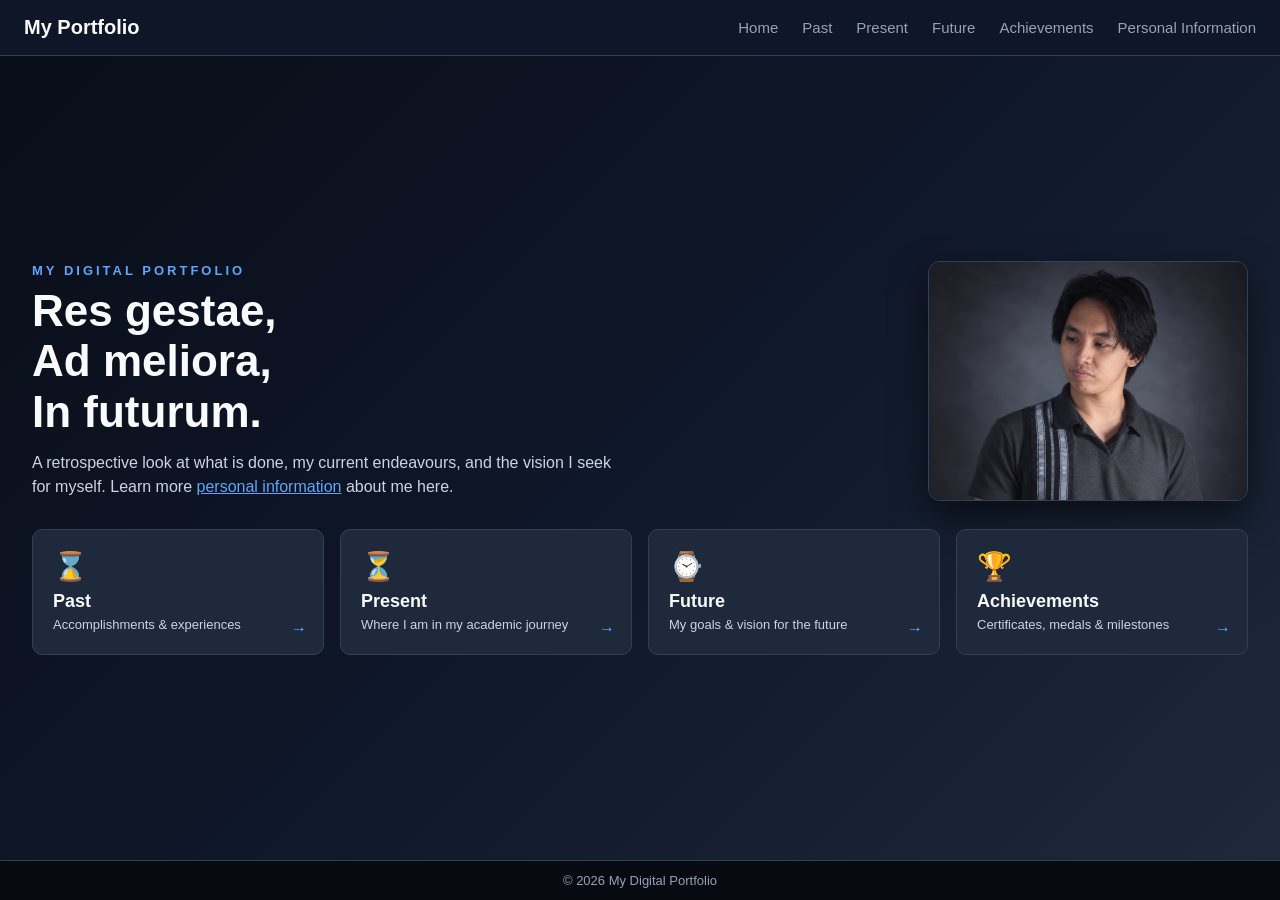
<file: index.html>
<!DOCTYPE html>
<html lang="en">

<head>
    <meta charset="UTF-8">
    <meta name="viewport" content="width=device-width, initial-scale=1.0">
    <title>My Digital Portfolio</title>

    <link rel="stylesheet" href="style.css">
</head>

<body>

    <header>
        <nav>
            <h2>My Portfolio</h2>

            <ul>
                <li><a href="index.html">Home</a></li>
                <li><a href="past.html">Past</a></li>
                <li><a href="present.html">Present</a></li>
                <li><a href="future.html">Future</a></li>
                <li><a href="achievements.html">Achievements</a></li>
                <li><a href="about.html">Personal Information</a></li>
            </ul>
        </nav>
    </header>


    <main class="home">

        <!-- Two-column hero: Text on Left, Photo on Right -->
        <div class="home-hero-layout">

            <div class="home-text-col">
                <p class="intro">MY DIGITAL PORTFOLIO</p>

                <h1>
                    Res gestae,<br>
                    Ad meliora,<br>
                    In futurum.
                </h1>

                <p class="home-description">
                    A retrospective look at what is done, 
                    my current endeavours, and the vision 
                    I seek for myself. Learn more <a href="about.html">personal information</a> about me here.
                </p>
            </div>

            <div class="profile-pic-container">
                <img src="formalcordipic.png" alt="Marc Jherrim Dumapis">
            </div>

        </div>

        <!-- 4-Column Journey Cards -->
        <div class="journey-buttons four-cols">

            <a href="past.html" class="journey-card">
                <span style='font-size:28px;'>&#8987;</span>
                <h2>Past</h2>
                <p>Accomplishments & experiences</p>
                <span class="arrow">→</span>
            </a>

            <a href="present.html" class="journey-card">
                <span style='font-size:28px;'>&#9203;</span>
                <h2>Present</h2>
                <p>Where I am in my academic journey</p>
                <span class="arrow">→</span>
            </a>

            <a href="future.html" class="journey-card">
                <span style='font-size:28px;'>&#8986;</span>
                <h2>Future</h2>
                <p>My goals & vision for the future</p>
                <span class="arrow">→</span>
            </a>

            <a href="achievements.html" class="journey-card">
                <span style='font-size:28px;'>🏆</span>
                <h2>Achievements</h2>
                <p>Certificates, medals & milestones</p>
                <span class="arrow">→</span>
            </a>

        </div>

    </main>


    <footer>
        <p>© 2026 My Digital Portfolio</p>
    </footer>

</body>
</html>
</file>
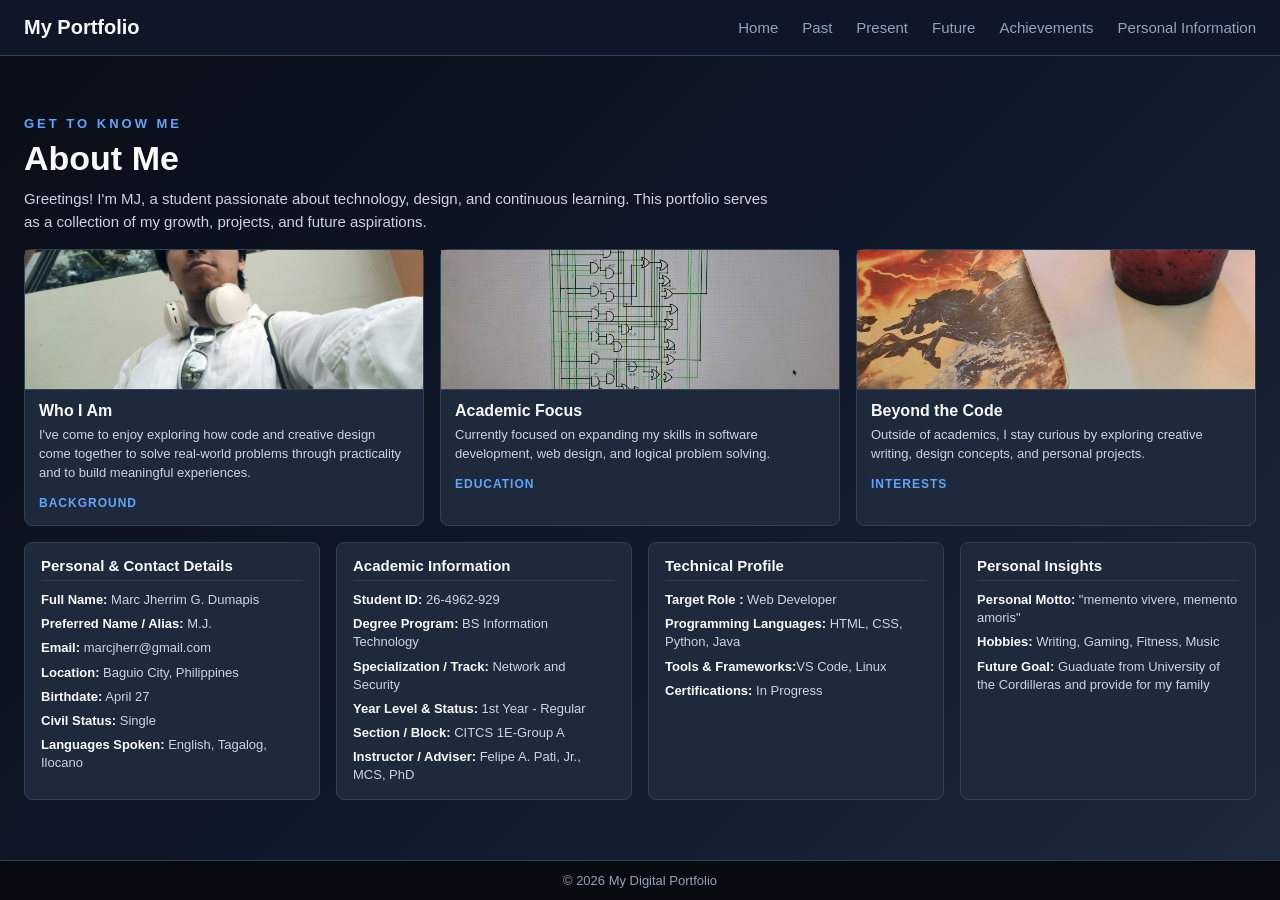
<file: about.html>
<!DOCTYPE html>
<html lang="en">

<head>
    <meta charset="UTF-8">
    <meta name="viewport" content="width=device-width, initial-scale=1.0">
    <title>About Me - My Digital Portfolio</title>

    <link rel="stylesheet" href="style.css">
</head>

<body>

    <header>
        <nav>
            <h2>My Portfolio</h2>

            <ul>
                <li><a href="index.html">Home</a></li>
                <li><a href="past.html">Past</a></li>
                <li><a href="present.html">Present</a></li>
                <li><a href="future.html">Future</a></li>
                <li><a href="achievements.html">Achievements</a></li>
                <li><a href="about.html">Personal Information</a></li>
            </ul>
        </nav>
    </header>


    <main class="section">

        <p class="section-label">GET TO KNOW ME</p>

        <h1>About Me</h1>

        <p class="section-description">
            Greetings! I'm MJ, a student passionate about technology, design, and continuous learning. 
            This portfolio serves as a collection of my growth, projects, and future aspirations.
        </p>

       <!-- Main Profile & Overview Cards -->
        <div class="cards">

            <div class="card">
                <div class="card-image">
                    <img src="mee.jpg" alt="Profile Photo">
                </div>
                <h3>Who I Am</h3>
                <p>
                    I've come to enjoy exploring how code and creative design come together to solve real-world problems through practicality and to build meaningful experiences.
                </p>
                <span>BACKGROUND</span>
            </div>

            <div class="card">
                <div class="card-image">
                    <img src="code.jpg" alt="Academic Photo">
                </div>
                <h3>Academic Focus</h3>
                <p>
                    Currently focused on expanding my skills in software development, web design, and logical problem solving.
                </p>
                <span>EDUCATION</span>
            </div>

            <div class="card">
                <div class="card-image">
                    <img src="bbook.jpg" alt="Personal Interest Photo">
                </div>
                <h3>Beyond the Code</h3>
                <p>
                    Outside of academics, I stay curious by exploring creative writing, design concepts, and personal projects.
                </p>
                <span>INTERESTS</span>
            </div>

        </div>

        <!-- Comprehensive Personal & Academic Information Grid -->
        <div class="info-sections">

            <!-- 1. Personal & Contact Details -->
            <section class="info-group">
                <h2>Personal & Contact Details</h2>
                <ul class="info-list">
                    <li><strong>Full Name:</strong> Marc Jherrim G. Dumapis</li>
                    <li><strong>Preferred Name / Alias:</strong> M.J.</li>
                    <li><strong>Email:</strong> marcjherr@gmail.com</li>
                    <li><strong>Location:</strong> Baguio City, Philippines</li>
                    <li><strong>Birthdate:</strong> April 27</li>
                    <li><strong>Civil Status:</strong> Single</li>
                    <li><strong>Languages Spoken:</strong> English, Tagalog, Ilocano</li>
                </ul>
            </section>

            <!-- 2. Academic & Institutional Info -->
            <section class="info-group">
                <h2>Academic Information</h2>
                <ul class="info-list">
                    <li><strong>Student ID:</strong> 26-4962-929</li>
                    <li><strong>Degree Program:</strong> BS Information Technology</li>
                    <li><strong>Specialization / Track:</strong> Network and Security</li>
                    <li><strong>Year Level & Status:</strong> 1st Year - Regular</li>
                    <li><strong>Section / Block:</strong> CITCS 1E-Group A</li>
                    <li><strong>Instructor / Adviser:</strong> Felipe A. Pati, Jr., MCS, PhD</li>
                </ul>
            </section>

            <!-- 3. Technical Profile & Skills -->
            <section class="info-group">
                <h2>Technical Profile</h2>
                <ul class="info-list">
                    <li><strong>Target Role :</strong> Web Developer</li>
                    <li><strong>Programming Languages:</strong> HTML, CSS, Python, Java</li>
                    <li><strong>Tools & Frameworks:</strong>VS Code, Linux</li>
                    <li><strong>Certifications:</strong> In Progress
                    </li>
                </ul>
            </section>
            
            <!-- 5. Personal Branding & Fillers -->
            <section class="info-group">
                <h2>Personal Insights</h2>
                <ul class="info-list">
                    <li><strong>Personal Motto:</strong> "memento vivere, memento amoris"</li>
                    <li><strong>Hobbies:</strong> Writing, Gaming, Fitness, Music</li>
                    <li><strong>Future Goal:</strong> Guaduate from University of the Cordilleras and provide for my family</li>
                </ul>
            </section>

        </div>

    </main>


    <footer>
        <p>© 2026 My Digital Portfolio</p>
    </footer>

</body>
</html>
</file>
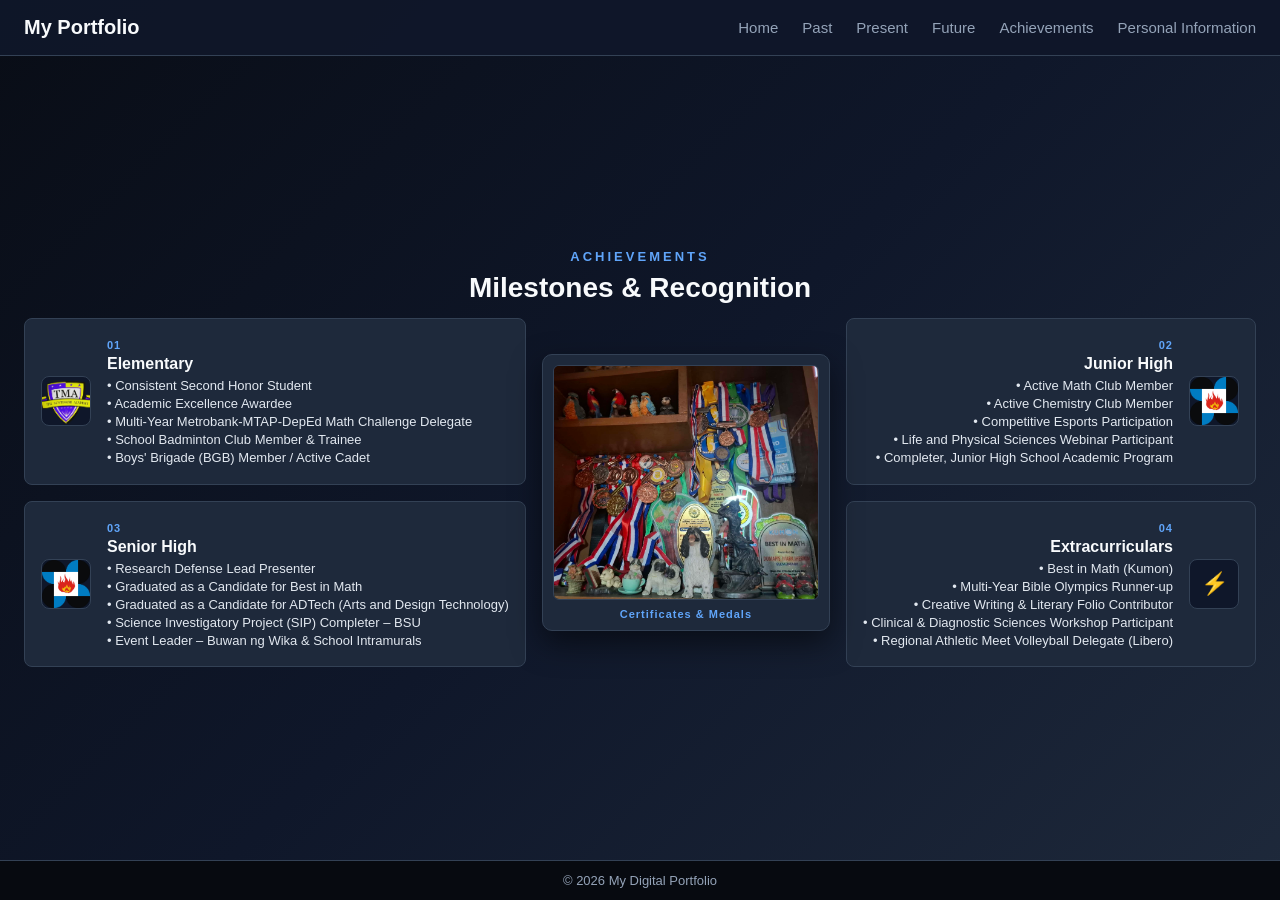
<file: achievements.html>
<!DOCTYPE html>
<html lang="en">

<head>
    <meta charset="UTF-8">
    <meta name="viewport" content="width=device-width, initial-scale=1.0">
    <title>Achievements | My Digital Portfolio</title>

    <link rel="stylesheet" href="style.css">
</head>

<body>

    <header>
        <nav>
            <h2>My Portfolio</h2>

            <ul>
                <li><a href="index.html">Home</a></li>
                <li><a href="past.html">Past</a></li>
                <li><a href="present.html">Present</a></li>
                <li><a href="future.html">Future</a></li>
                <li><a href="achievements.html">Achievements</a></li>
                <li><a href="about.html">Personal Information</a></li>
            </ul>
        </nav>
    </header>


    <main class="achievements-section">

        <div class="achievements-header">
            <p class="section-label">ACHIEVEMENTS</p>
            <h1>Milestones & Recognition</h1>
        </div>

        <!-- 5-Portion Overlapping Grid Layout -->
        <div class="achievements-grid">

            <!-- Portion 1: Top-Left (Elementary) -->
            <div class="achieve-card elem">
                <div class="card-logo">
                    <img src="elem-logo.png" alt="Elementary School Logo">
                </div>
                <div class="card-content">
                    <span class="card-tag">01</span>
                    <h3>Elementary</h3>
                    <p class="bullet-list">
                        &bull; Consistent Second Honor Student<br>
                        &bull; Academic Excellence Awardee<br>
                        &bull; Multi-Year Metrobank-MTAP-DepEd Math Challenge Delegate<br>
                        &bull; School Badminton Club Member & Trainee<br>
                        &bull; Boys' Brigade (BGB) Member / Active Cadet
                    </p>
                </div>
            </div>

            <!-- Portion 2: Top-Right (Junior High) -->
            <div class="achieve-card jhs">
                <div class="card-logo">
                    <img src="jhs-logo.png" alt="Junior High School Logo">
                </div>
                <div class="card-content">
                    <span class="card-tag">02</span>
                    <h3>Junior High</h3>
                    <p class="bullet-list">
                        &bull; Active Math Club Member<br>
                        &bull; Active Chemistry Club Member<br>
                        &bull; Competitive Esports Participation<br>
                        &bull; Life and Physical Sciences Webinar Participant<br>
                        &bull; Completer, Junior High School Academic Program
                    </p>
                </div>
            </div>

            <!-- Portion 3: Center Wall Photo (Foreground Focus) -->
            <div class="achieve-center-container">
                <div class="achieve-wall-photo">
                    <img src="achmainpic.jfif" alt="Wall with Certificates and Medals">
                </div>
                <span>Certificates & Medals</span>
            </div>

            <!-- Portion 4: Bottom-Left (Senior High) -->
            <div class="achieve-card shs">
                <div class="card-logo">
                    <img src="shs-logo.png" alt="Senior High School Logo">
                </div>
                <div class="card-content">
                    <span class="card-tag">03</span>
                    <h3>Senior High</h3>
                    <p class="bullet-list">
                        &bull; Research Defense Lead Presenter<br>
                        &bull; Graduated as a Candidate for Best in Math<br>
                        &bull; Graduated as a Candidate for ADTech (Arts and Design Technology)<br>
                        &bull; Science Investigatory Project (SIP) Completer – BSU<br>
                        &bull; Event Leader – Buwan ng Wika & School Intramurals
                    </p>
                </div>
            </div>

            <!-- Portion 5: Bottom-Right (Extracurriculars) -->
            <div class="achieve-card extra">
                <div class="card-logo icon-box">
                    &#9889;
                </div>
                <div class="card-content">
                    <span class="card-tag">04</span>
                    <h3>Extracurriculars</h3>
                    <p class="bullet-list">
                        &bull; Best in Math (Kumon)<br>
                        &bull; Multi-Year Bible Olympics Runner-up<br>
                        &bull; Creative Writing & Literary Folio Contributor<br>
                        &bull; Clinical & Diagnostic Sciences Workshop Participant<br>
                        &bull; Regional Athletic Meet Volleyball Delegate (Libero)
                    </p>
                </div>
            </div>

        </div>

    </main>


    <footer>
        <p>© 2026 My Digital Portfolio</p>
    </footer>

</body>
</html>
</file>
<file: style.css>
/* RESET */

* {
    margin: 0;
    padding: 0;
    box-sizing: border-box;
}

html, body {
    height: 100vh;
    overflow: hidden; /* Locks page height to fit screen without scroll */
}

body {
    font-family: Arial, sans-serif;
    font-size: 16px;
    background: linear-gradient(135deg, #090d16 0%, #0f172a 50%, #1e293b 100%);
    color: #e2e8f0;
    display: flex;
    flex-direction: column;
    justify-content: space-between;
}


/* NAVIGATION */

header {
    background: rgba(15, 23, 42, 0.95);
    border-bottom: 1px solid #334155;
    flex-shrink: 0;
}

nav {
    max-width: 1350px; /* Expanded max-width */
    margin: auto;
    padding: 16px 24px;
    display: flex;
    justify-content: space-between;
    align-items: center;
}

nav h2 {
    font-size: 20px;
    color: #f8fafc;
}

nav ul {
    list-style: none;
    display: flex;
    gap: 24px;
}

nav a {
    text-decoration: none;
    color: #94a3b8;
    font-size: 15px;
    font-weight: 500;
}

nav a:hover {
    color: #60a5fa;
}


/* --- EXPANDED HOME PAGE LAYOUT --- */

.home {
    max-width: 1350px;
    width: 100%;
    margin: auto;
    padding: 24px 32px;
    display: flex;
    flex-direction: column;
    justify-content: center;
    flex-grow: 1;
    gap: 28px;
}

.home-hero-layout {
    display: flex;
    align-items: center;
    justify-content: space-between;
    gap: 50px;
}

.home-text-col {
    flex: 1;
}

.intro {
    font-size: 13px;
    letter-spacing: 3px;
    font-weight: bold;
    color: #60a5fa;
    margin-bottom: 8px;
}

.home h1 {
    font-size: 44px;
    line-height: 1.15;
    color: #f8fafc;
    margin-bottom: 14px;
}

.home-description {
    color: #cbd5e1;
    font-size: 16px;
    line-height: 1.5;
    max-width: 580px;
}

.home-description a {
    color: #60a5fa;
    text-decoration: underline;
}

.profile-pic-container {
    width: 320px;
    height: 240px;
    border-radius: 12px;
    background: #1e293b;
    border: 1px solid #334155;
    flex-shrink: 0;
    overflow: hidden;
    box-shadow: 0 14px 35px rgba(0, 0, 0, 0.6);
}

.profile-pic-container img {
    width: 100%;
    height: 100%;
    object-fit: cover;
    display: block;
}


/* FOUR-COLUMN JOURNEY CARDS */

.journey-buttons {
    display: grid;
    grid-template-columns: repeat(4, 1fr);
    gap: 16px;
}

.journey-card {
    position: relative;
    display: block;
    background: #1e293b;
    border: 1px solid #334155;
    padding: 20px;
    text-decoration: none;
    color: #f8fafc;
    border-radius: 10px;
    transition: 0.25s ease;
}

.journey-card:hover {
    border-color: #60a5fa;
    transform: translateY(-2px);
}

.journey-card h2 {
    font-size: 18px;
    color: #f8fafc;
    margin-top: 8px;
    margin-bottom: 4px;
}

.journey-card p {
    color: #cbd5e1;
    font-size: 13px;
    line-height: 1.4;
}

.arrow {
    position: absolute;
    right: 16px;
    bottom: 16px;
    font-size: 16px;
    color: #60a5fa;
}


/* GENERAL SECTIONS (For About & Other pages) */

.section {
    max-width: 1350px;
    width: 100%;
    margin: auto;
    padding: 20px 24px;
    display: flex;
    flex-direction: column;
    justify-content: center;
    flex-grow: 1;
}

.section-label {
    font-size: 13px;
    letter-spacing: 3px;
    font-weight: bold;
    color: #60a5fa;
    margin-bottom: 8px;
}

.section h1 {
    font-size: 34px;
    line-height: 1.15;
    color: #f8fafc;
    margin-bottom: 10px;
}

.section-description {
    max-width: 750px;
    color: #cbd5e1;
    font-size: 15px;
    line-height: 1.5;
    margin-bottom: 16px;
}

.cards {
    display: grid;
    grid-template-columns: repeat(3, 1fr);
    gap: 16px;
    margin-bottom: 16px;
}

.card {
    background: #1e293b;
    border: 1px solid #334155;
    padding-bottom: 14px;
    border-radius: 8px;
}

.card-image {
    height: 140px;
    background: #0f172a;
    display: flex;
    justify-content: center;
    align-items: center;
    color: #94a3b8;
    font-size: 13px;
    border-bottom: 1px solid #334155;
    overflow: hidden;
}

.card-image img {
    width: 100%;
    height: 100%;
    object-fit: cover;
    display: block;
}

.card h3,
.card p,
.card span {
    margin-left: 14px;
    margin-right: 14px;
}

.card h3 {
    margin-top: 12px;
    margin-bottom: 6px;
    font-size: 16px;
    color: #f8fafc;
}

.card p {
    color: #cbd5e1;
    font-size: 13px;
    line-height: 1.45;
    margin-bottom: 10px;
}

.card span {
    font-size: 12px;
    letter-spacing: 1px;
    color: #60a5fa;
    font-weight: 600;
}

.info-sections {
    display: grid;
    grid-template-columns: repeat(4, 1fr);
    gap: 16px;
}

.info-group {
    background: #1e293b;
    border: 1px solid #334155;
    padding: 14px 16px;
    border-radius: 8px;
}

.info-group h2 {
    font-size: 15px;
    margin-bottom: 10px;
    color: #f8fafc;
    border-bottom: 1px solid #334155;
    padding-bottom: 6px;
}

.info-list {
    list-style: none;
}

.info-list li {
    font-size: 13px;
    color: #cbd5e1;
    margin-bottom: 6px;
    line-height: 1.4;
    white-space: normal;
    overflow: visible;
}

.info-list li:last-child {
    margin-bottom: 0;
}

.info-list strong {
    color: #f8fafc;
}

.info-list a {
    color: #60a5fa;
    text-decoration: underline;
}


/* --- ACHIEVEMENTS PAGE (Locked Viewport Fit + Strict Image Sizing) --- */

.achievements-section {
    max-width: 1350px; /* Expanded max-width for wider layout */
    width: 100%;
    margin: auto;
    padding: 16px 24px;
    display: flex;
    flex-direction: column;
    justify-content: center;
    flex-grow: 1;
}

.achievements-header {
    text-align: center;
    margin-bottom: 12px;
}

.achievements-header h1 {
    font-size: 28px;
    color: #f8fafc;
    margin-bottom: 2px;
}

.achievements-header .section-description {
    margin: 0 auto;
    text-align: center;
    font-size: 14px;
}

.achievements-grid {
    display: grid;
    grid-template-columns: 1.2fr 1.4fr 1.2fr; /* Balanced columns for wider cards */
    grid-template-rows: auto auto;
    gap: 16px;
    align-items: center;
    position: relative;
}

.elem  { grid-column: 1; grid-row: 1; }
.jhs   { grid-column: 3; grid-row: 1; }
.shs   { grid-column: 1; grid-row: 2; }
.extra { grid-column: 3; grid-row: 2; }

.achieve-card {
    background: #1e293b;
    border: 1px solid #334155;
    padding: 16px;
    border-radius: 8px;
    z-index: 1;
    display: flex;
    align-items: center;
    gap: 16px;
}

.jhs, .extra {
    flex-direction: row-reverse;
    text-align: right;
}

.achieve-card:hover {
    border-color: #60a5fa;
    z-index: 3;
}

/* Strict box boundary for the logo */
.card-logo {
    width: 50px;
    height: 50px;
    min-width: 50px;
    min-height: 50px;
    border-radius: 8px;
    background: #0f172a;
    border: 1px solid #334155;
    overflow: hidden;
    display: flex;
    align-items: center;
    justify-content: center;
    flex-shrink: 0;
}

/* Forces the image to stay small inside the 50x50 box */
.card-logo img {
    width: 100%;
    height: 100%;
    object-fit: contain;
    display: block;
}

.card-logo.icon-box {
    font-size: 22px;
    color: #60a5fa;
}

.card-content {
    flex: 1;
    min-width: 0;
}

.achieve-card .card-tag {
    font-size: 11px;
    letter-spacing: 1px;
    color: #60a5fa;
    font-weight: 600;
}

.achieve-card h3 {
    margin-top: 2px;
    margin-bottom: 4px;
    font-size: 16px;
    color: #f8fafc;
}

.bullet-list {
    color: #e2e8f0;
    font-size: 13px;
    line-height: 1.4;
    margin-top: 2px;
    white-space: nowrap; /* Forces each bullet point onto a single line */
}

.achieve-center-container {
    grid-column: 2;
    grid-row: 1 / span 2;
    z-index: 2;
    background: #1e293b;
    border: 1px solid #334155;
    border-radius: 10px;
    padding: 10px;
    text-align: center;
    box-shadow: 0 12px 30px rgba(0, 0, 0, 0.5);
}

.achieve-wall-photo {
    height: 235px; /* Proportional height matching the wider layout */
    background: #0f172a;
    border-radius: 6px;
    overflow: hidden;
    border: 1px solid #334155;
}

.achieve-wall-photo img {
    width: 100%;
    height: 100%;
    object-fit: cover;
    display: block;
}

.achieve-center-container span {
    display: block;
    font-size: 11px;
    letter-spacing: 1px;
    color: #60a5fa;
    font-weight: 600;
    margin-top: 8px;
}


/* FOOTER */

footer {
    text-align: center;
    background: #070a10;
    color: white;
    padding: 12px 24px;
    border-top: 1px solid #334155;
    flex-shrink: 0;
}

footer p {
    color: #94a3b8;
    font-size: 13px;
}
</file>
